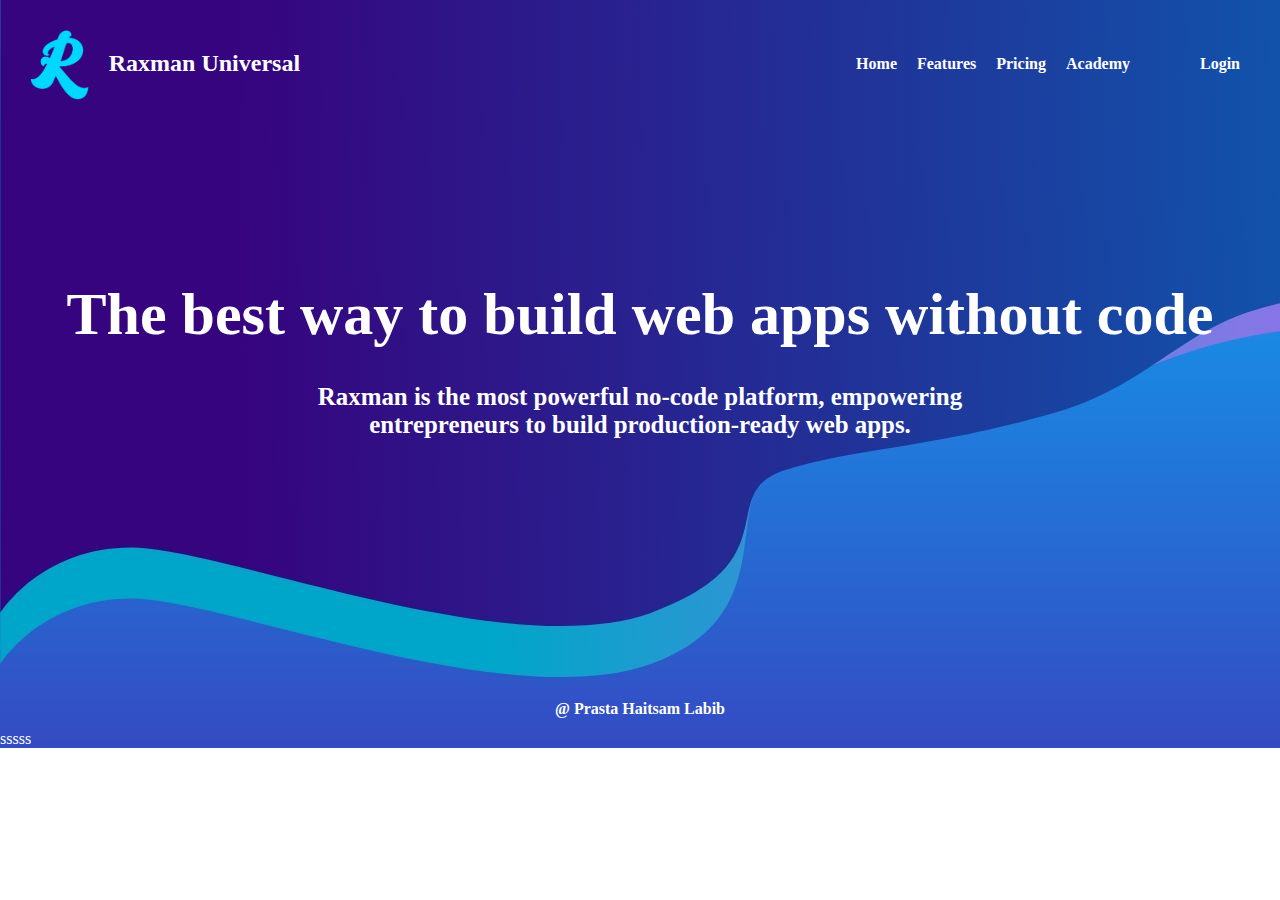
<file: index.html>
<!DOCTYPE html>
<html>
<head>
	<title>Raxman Universal</title>
	<link rel="icon" type="image/x-icon" href="images/raxman_icon.png"/>
	<link rel="stylesheet" type="text/css" href="style.css">
</head>
<body>
	<div class="wrapper">
		<div class="header">
			<div class="judul">
				<img src="images/raxman_icon.png">
				<h2>Raxman Universal</h2>
			</div>
			<div class="navbar">
				<a href=""><b>Home</b></a>		
				<a href="pages/features.html"><b>Features</b></a>
				<a href="pages/pricing.html"><b>Pricing</b></a>
				<a href="pages/academy.html"><b>Academy</b></a>
				<a href="#" style="float: right; margin-left: 50px"><b>Login</b></a>
			</div>
		</div>
		<div class="content">
			<h1>The best way to build web apps without code</h1><br>
			<h5>Raxman is the most powerful no-code platform, empowering</h5>
			<h5>entrepreneurs to build production-ready web apps.</h5>
		</div>
		<div class="footer">
			<b>@ Prasta Haitsam Labib</b>
		</div>
	sssss</div>
</body>
</html>
</file>
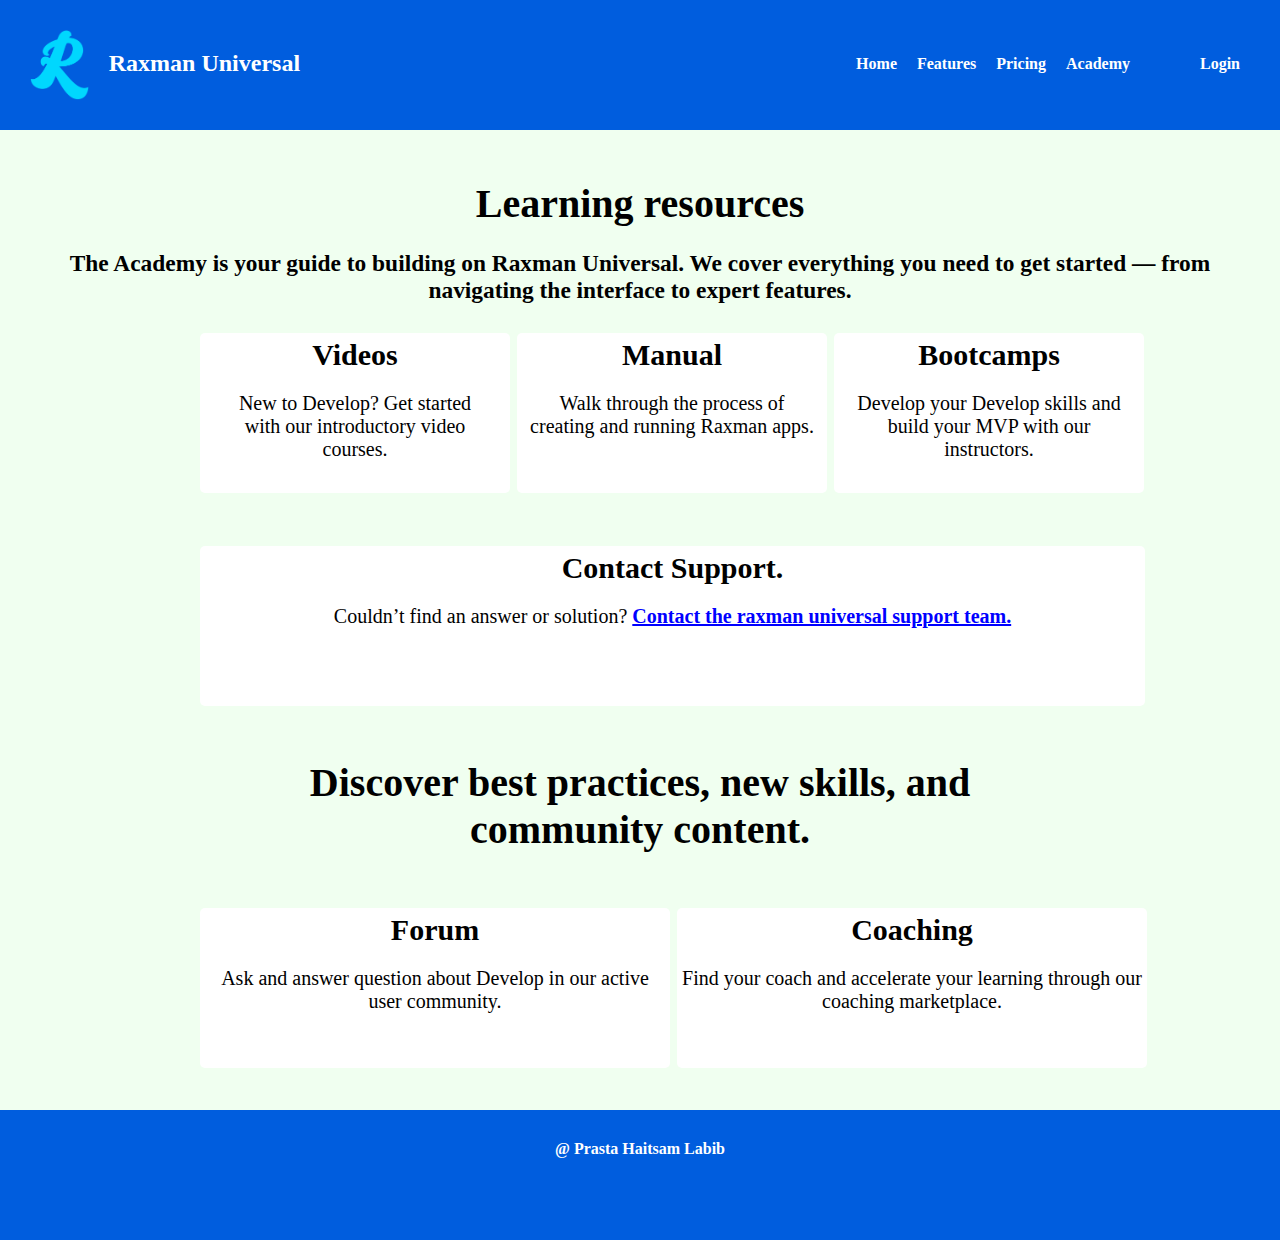
<file: pages/academy.html>
<!DOCTYPE html>
<html>
<head>
	<title>Raxman Universal</title>
	<link rel="icon" type="image/x-icon" href="../images/raxman_icon.png"/>
	<link rel="stylesheet" type="text/css" href="../style.css">
</head>
<body>
	<div class="headpages">
		<div class="judul">
			<img src="../images/raxman_icon.png">
			<h2>Raxman Universal</h2>
		</div>
		<div class="navbar">
			<a href="../index.html"><b>Home</b></a>		
			<a href="features.html"><b>Features</b></a>
			<a href="pricing.html"><b>Pricing</b></a>
			<a href="academy.html"><b>Academy</b></a>
			<a href="#" style="float: right; margin-left: 50px"><b>Login</b></a>
		</div>
	</div>
	<div class="academy">
		<div class="learning">
			<h1>Learning resources</h1><br>
			<h3>The Academy is your guide to building on Raxman Universal. We cover everything you need to get started — from</h3>
			<h3>navigating the interface to expert features.</h3><br>
			<ul>
				<li style="margin-left: 200px;">
					<a href="#">Videos</a>
					<p>New to Develop? Get started <br> with our introductory video <br> courses.</p>
				</li>
				<li>
					<a href="#">Manual</a>
					<p>Walk through the process of <br> creating and running Raxman apps.</p>
				</li>
				<li>
					<a href="#">Bootcamps</a>
					<p>Develop your Develop skills and <br> build your MVP with our <br> instructors.</p>
				</li>
			</ul>
			<ul>
				<li style="margin-left: 200px; width: 935px; margin-top: 50px;">
					<h2>Contact Support.</h2>
					<p>Couldn’t find an answer or solution? <a href="#" style="font-size: 20px; color: blue"><u>Contact the raxman universal support team.</u></a></p>
				</li>
			</ul>
		</div>
		<div class="discover" style="clear: both;">
			<h1 style="margin-bottom: 50px;">Discover best practices, new skills, and <br> community content.</h1>
			<ul>
				<li style="margin-left: 200px; width: 460px">
					<a href="#">Forum</a>
					<p>Ask and answer question about Develop in our active user community.</p>
				</li>
				<li style="width: 460px;">
					<a href="#">Coaching</a>
					<p>Find your coach and accelerate your learning through our coaching marketplace.</p>
				</li>
			</ul>
		</div>
	</div>
	<div class="footerpages">
		<b>@ Prasta Haitsam Labib</b>
	</div>
</body>
</html>
</file>
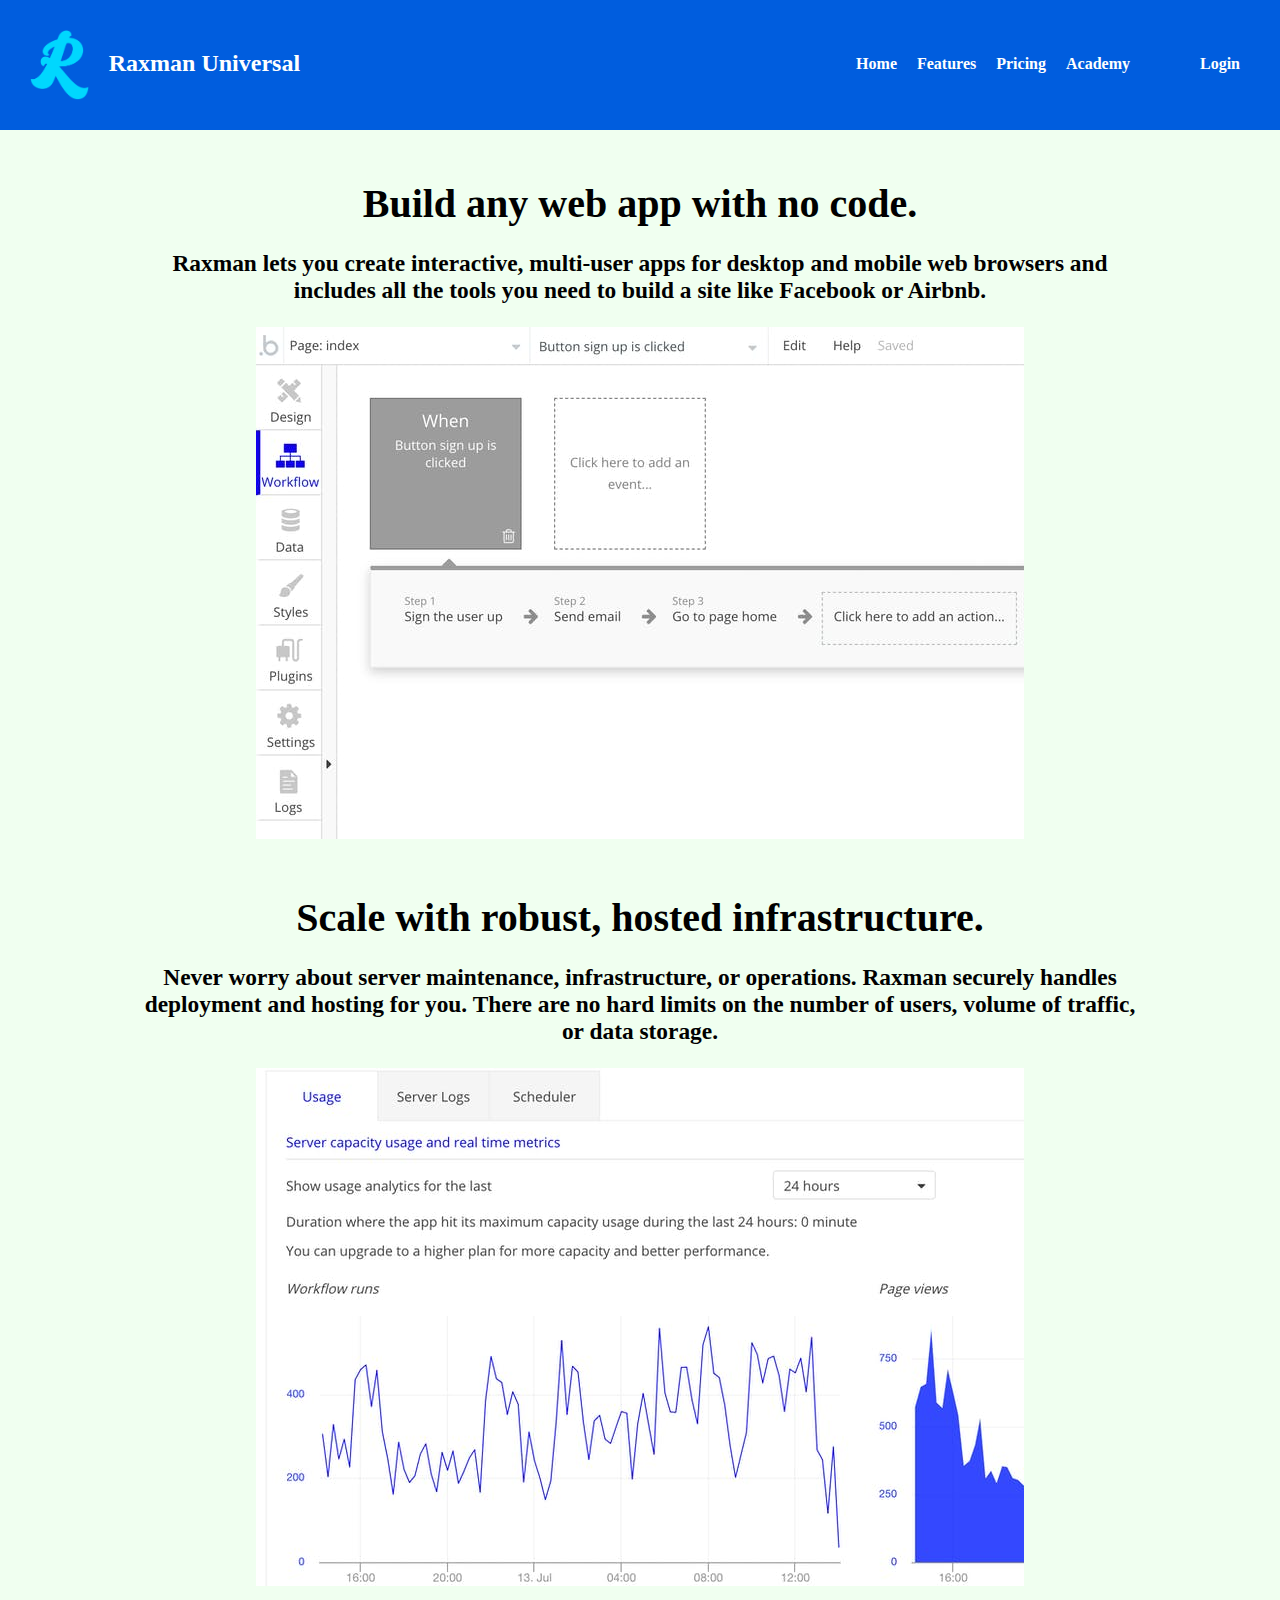
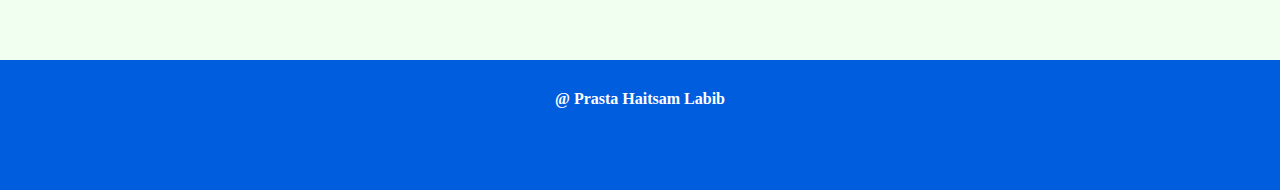
<file: pages/features.html>
<!DOCTYPE html>
<html>
<head>
	<title>Raxman Universal</title>
	<link rel="icon" type="image/x-icon" href="../images/raxman_icon.png"/>
	<link rel="stylesheet" type="text/css" href="../style.css">
</head>
<body>
	<div class="headpages">
		<div class="judul">
			<img src="../images/raxman_icon.png">
			<h2>Raxman Universal</h2>
		</div>
		<div class="navbar">
			<a href="../index.html"><b>Home</b></a>		
			<a href="features.html"><b>Features</b></a>
			<a href="pricing.html"><b>Pricing</b></a>
			<a href="academy.html"><b>Academy</b></a>
			<a href="#" style="float: right; margin-left: 50px"><b>Login</b></a>
		</div>
	</div>
	<div class="contentpages">
		<div id="fitur1">
			<h1>Build any web app with no code.</h1><br>
			<h3>Raxman lets you create interactive, multi-user apps for desktop and mobile web browsers and</h3>
			<h3>includes all the tools you need to build a site like Facebook or Airbnb.</h3><br>
			<img src="../images/develop.jpg">
		</div>
		<div id="fitur2">
			<h1>Scale with robust, hosted infrastructure.</h1><br>
			<h3>Never worry about server maintenance, infrastructure, or operations. Raxman securely handles</h3>
			<h3>deployment and hosting for you. There are no hard limits on the number of users, volume of traffic,</h3>
			<h3>or data storage.</h3><br>
			<img src="../images/host.jpg">
		</div>
	</div>
	<div class="footerpages">
		<b>@ Prasta Haitsam Labib</b>
	</div>
</body>
</html>
</file>
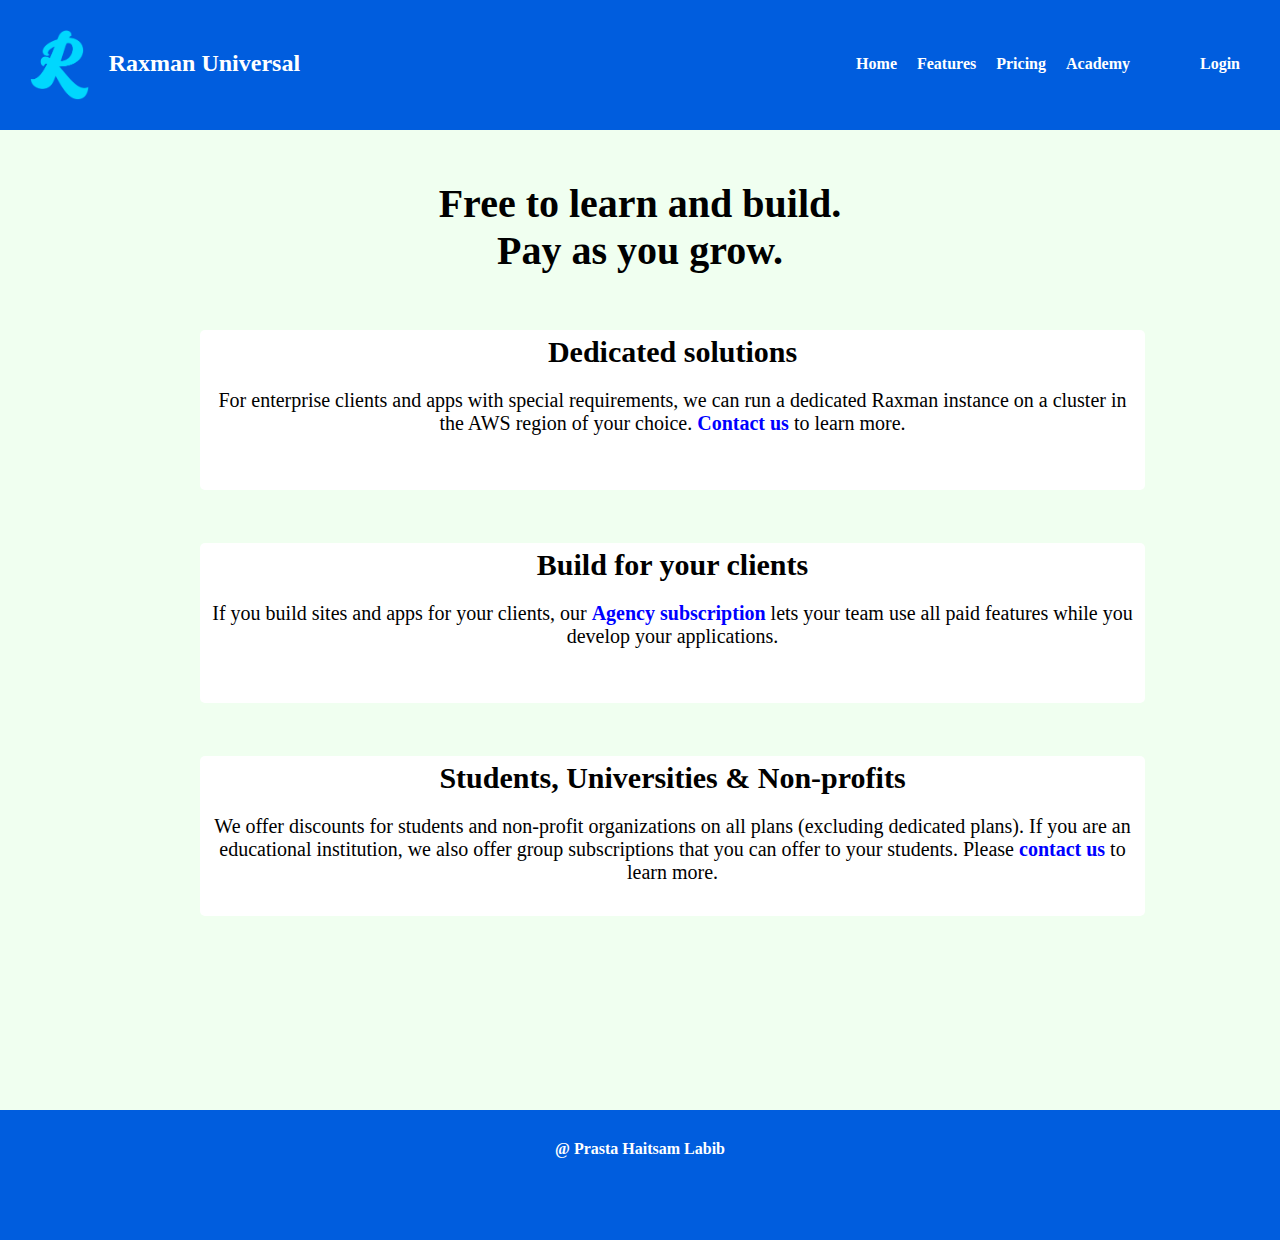
<file: pages/pricing.html>
<!DOCTYPE html>
<html>
<head>
	<title>Raxman Universal</title>
	<link rel="icon" type="image/x-icon" href="../images/raxman_icon.png"/>
	<link rel="stylesheet" type="text/css" href="../style.css">
</head>
<body>
	<div class="headpages">
		<div class="judul">
			<img src="../images/raxman_icon.png">
			<h2>Raxman Universal</h2>
		</div>
		<div class="navbar">
			<a href="../index.html"><b>Home</b></a>		
			<a href="features.html"><b>Features</b></a>
			<a href="pricing.html"><b>Pricing</b></a>
			<a href="academy.html"><b>Academy</b></a>
			<a href="" style="float: right; margin-left: 50px"><b>Login</b></a>
		</div>
	</div>
	<div class="academy">
		<div class="">
			<h1>Free to learn and build. <br> Pay as you grow.</h1>
			<ul>
				<li style="margin-left: 200px; width: 935px; margin-top: 50px;">
					<h2>Dedicated solutions</h2>
					<p>For enterprise clients and apps with special requirements, we can run a dedicated Raxman instance on a cluster in the AWS region of your choice. <a href="#" style="font-size: 20px; color: blue">Contact us</a> to learn more.</p>
				</li>
				<li style="margin-left: 200px; width: 935px; margin-top: 50px;">
					<h2>Build for your clients</h2>
					<p>If you build sites and apps for your clients, our <a href="#" style="font-size: 20px; color: blue">Agency subscription</a> lets your team use all paid features while you develop your applications.</p>
				</li>
				<li style="margin-left: 200px; width: 935px; margin-top: 50px;">
					<h2>Students, Universities & Non-profits</h2>
					<p>We offer discounts for students and non-profit organizations on all plans (excluding dedicated plans). If you are an educational institution, we also offer group subscriptions that you can offer to your students. Please <a href="#" style="font-size: 20px; color: blue">contact us</a> to learn more.</p>
				</li>
			</ul>
		</div>
	</div>
	<div class="footerpages">
		<b>@ Prasta Haitsam Labib</b>
	</div>
</body>
</html>
</file>
<file: style.css>
/*index*/

*{
	margin: 0 auto;
	font-family: calibri;
}
.wrapper{
	background: url(images/BG.jpg);
	color: #FFF;
}
.header{
	padding: 30px;
	height: 70px;
}
.judul img{
	height: 70px;
	float: left;
}
.judul h2{
	margin-top: 20px;
	margin-left: 20px;
	float: left;
}
.navbar{
	overflow: hidden;
	float: right;
	margin-top: 15px;
}
.navbar a{
	float: left;
	display: block;
	text-align: center;
	color: #FFF;
	padding: 10px 10px;
	text-decoration: none;
	border-radius: 10px;
}
.navbar a:hover{
	background: #FFF;
	color: #000;
}
.content {
	text-align: center;
	height: 400px;
	font-size: 30px;
}
.content h1{
	margin-top: 150px;
}
.footer{
	text-align: center;
	margin-top: 20px;
	height: 30px;
}

/*pages 1*/

.headpages{
	padding: 30px;
	height: 70px;
	background : #005DDE;
	color: #FFF;
}
.contentpages{
	background-color: #F0FFF0;
	text-align: center;
	height: 1500px;
	font-size: 20px;
	padding-bottom: 30px;
}
.contentpages h1{
	padding-top: 50px;
}
.footerpages{
	text-align: center;
	padding: 30px;
	height: 70px;
	background : #005DDE;
	color: #FFF;
}
.academy{
	background-color: #F0FFF0;
	text-align: center;
	height: 950px;
	font-size: 20px;
	padding-bottom: 30px;
}
.academy h1{
	padding-top: 50px;
}
.academy ul{
	margin: 0px;
	padding: 0px;
	padding-top: 5px;
	margin-top: 1px;
}
.academy li{
	float: left;
	width: 300px;
	height: 150px;
	list-style-type: none;
	background: #FFF;
	margin: 0px 2px 3px 5px;
	padding: 5px 5px;
	border-radius: 5px;
}
.academy li a{
	text-decoration: none;
	font-size: 30px;
	color: #000;
	font-weight: bold;
	text-align: left;
}
.learning a:hover{
	color: blue;
}
.academy p{
	margin-top: 20px;
}
.discover li:hover{
	background: #E6E6FA;
}
</file>
